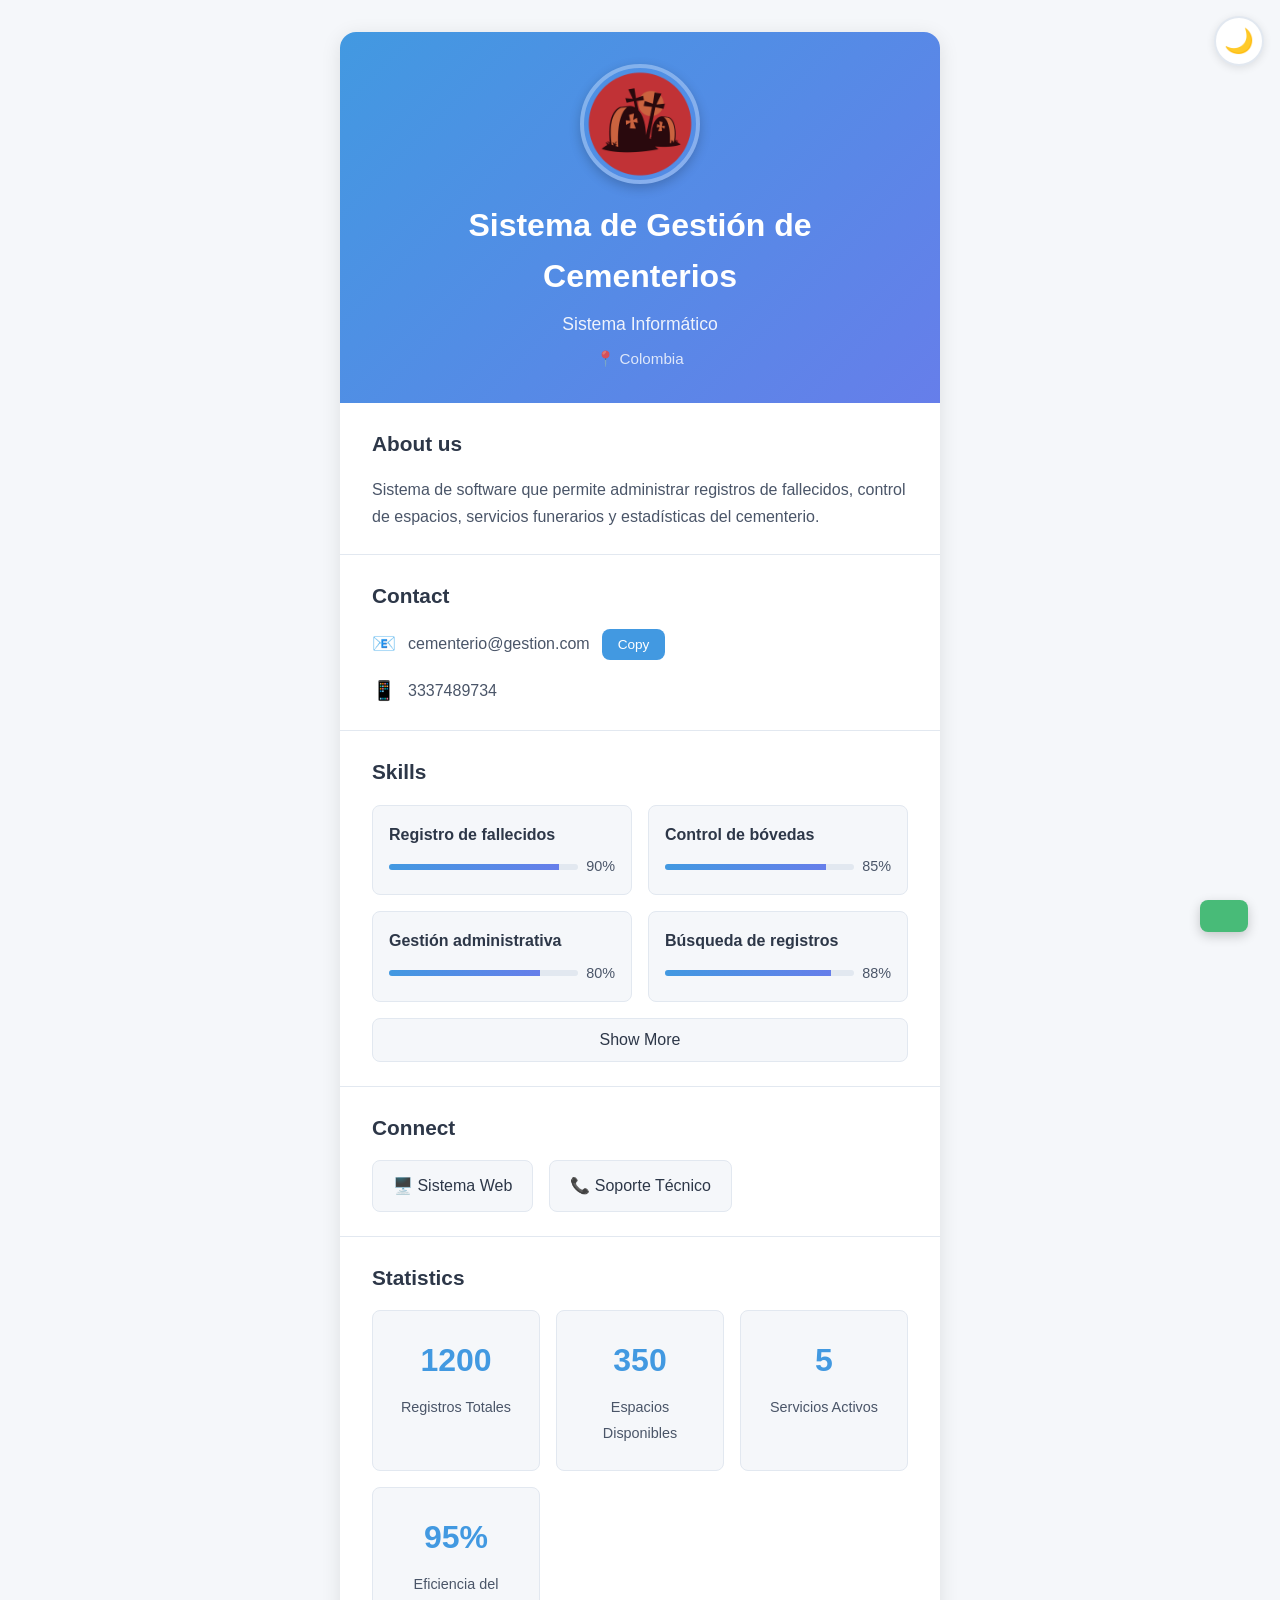
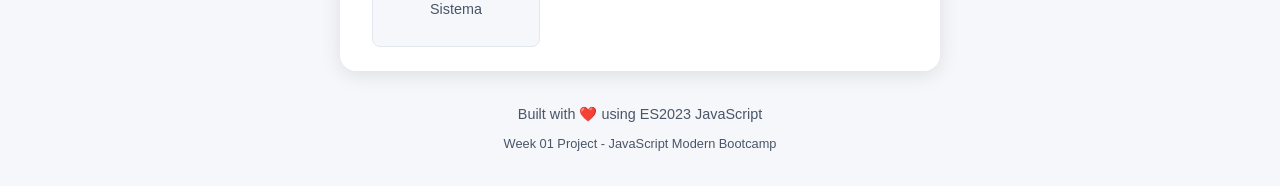
<file: week 1/index.html>
<!DOCTYPE html>
<html lang="en">
<head>
  <meta charset="UTF-8">
  <meta name="viewport" content="width=device-width, initial-scale=1.0">
  <title>Interactive Business Card</title>
  <link rel="stylesheet" href="styles.css">
</head>
<body>
  <div class="container">
    <!-- Theme Toggle Button -->
    <button id="themeToggle" class="theme-toggle" aria-label="Toggle theme">
      <span class="theme-icon">🌙</span>
    </button>

    <!-- Business Card -->
    <div class="card" id="businessCard">
      <!-- Header Section -->
      <div class="card-header">
        <div class="avatar">
          <img src="https://via.placeholder.com/150" alt="Profile Avatar" id="avatarImg">
        </div>
        <div class="header-info">
          <h1 id="userName">Loading...</h1>
          <p class="title" id="userTitle">Loading...</p>
          <p class="location" id="userLocation">📍 Loading...</p>
        </div>
      </div>

      <!-- Bio Section -->
      <div class="card-section">
        <h2>About us</h2>
        <p id="userBio" class="bio">Loading...</p>
      </div>

      <!-- Contact Section -->
      <div class="card-section">
        <h2>Contact</h2>
        <div class="contact-info">
          <div class="contact-item">
            <span class="icon">📧</span>
            <span id="userEmail">Loading...</span>
            <button id="copyEmailBtn" class="btn btn-small">Copy</button>
          </div>
          <div class="contact-item">
            <span class="icon">📱</span>
            <span id="userPhone">Loading...</span>
          </div>
        </div>
      </div>

      <!-- Skills Section -->
      <div class="card-section">
        <h2>Skills</h2>
        <div id="skillsList" class="skills-list">
          Loading...
        </div>
        <button id="toggleSkills" class="btn btn-secondary">Show More</button>
      </div>

      <!-- Social Media Section -->
      <div class="card-section">
        <h2>Connect</h2>
        <div id="socialLinks" class="social-links">
          Loading...
        </div>
      </div>

      <!-- Statistics Section -->
      <div class="card-section">
        <h2>Statistics</h2>
        <div id="stats" class="stats-grid">
          Loading...
        </div>
      </div>
    </div>

    <!-- Footer -->
    <footer class="footer">
      <p>Built with ❤️ using ES2023 JavaScript</p>
      <p class="small">Week 01 Project - JavaScript Modern Bootcamp</p>
    </footer>
  </div>

  <!-- Toast Notification -->
  <div id="toast" class="toast">
    <span id="toastMessage"></span>
  </div>

  <script src="starter/script.js"></script>
</body>
</html>
</file>
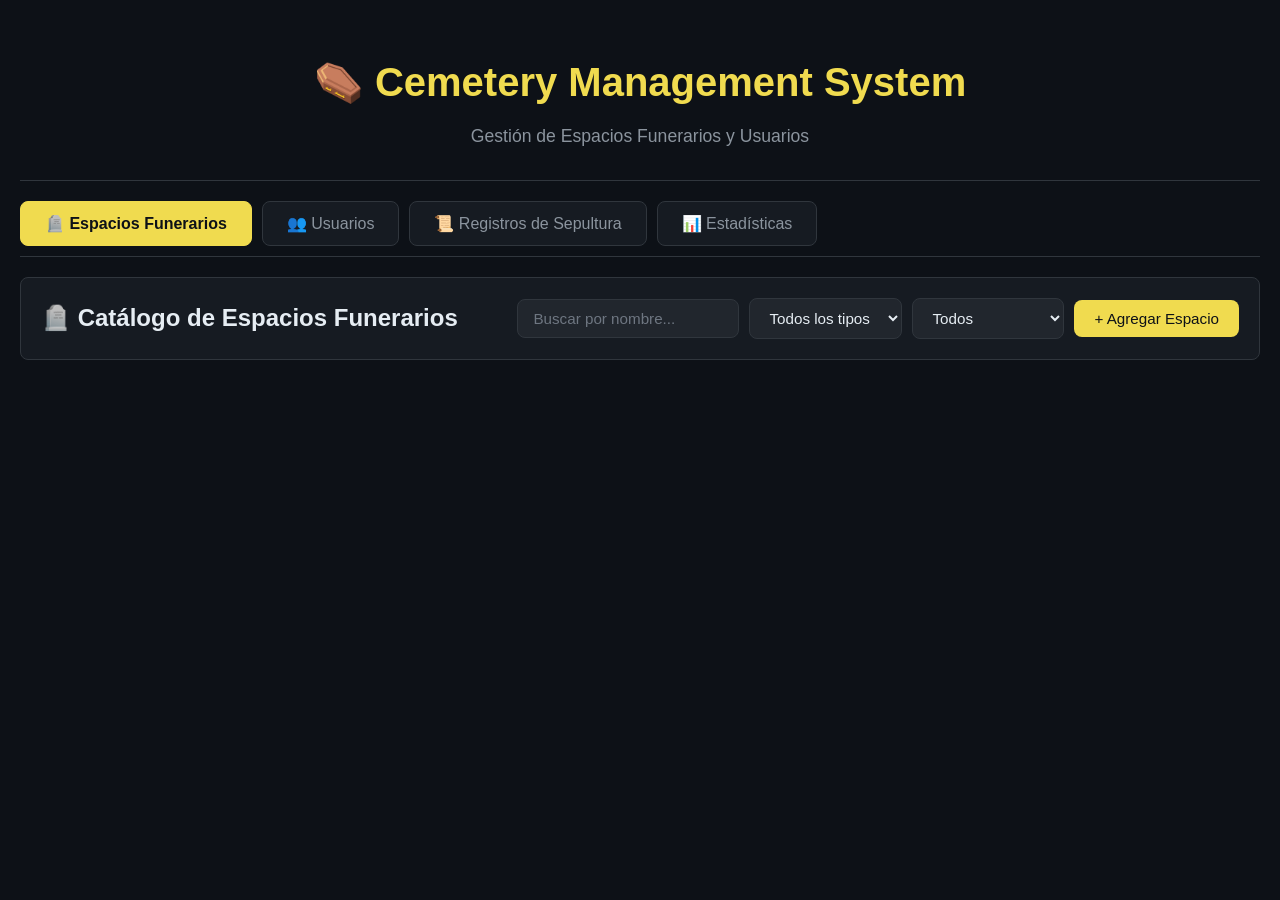
<file: week 3/index.html>
<!DOCTYPE html>
<html lang="es">
  <head>
    <meta charset="UTF-8" />
    <meta name="viewport" content="width=device-width, initial-scale=1.0" />
    <title>⚰️ Sistema de Gestión de Cementerios</title>
    <link rel="stylesheet" href="styles.css" />
  </head>
  <body>
    <div class="app-container">

      <!-- Header -->
      <header class="header">
        <h1>⚰️ Cemetery Management System</h1>
        <p class="subtitle">Gestión de Espacios Funerarios y Usuarios</p>
      </header>

      <!-- Navigation Tabs -->
      <nav class="tabs">
        <button class="tab-btn active" data-tab="catalog">
          🪦 Espacios Funerarios
        </button>
        <button class="tab-btn" data-tab="users">
          👥 Usuarios
        </button>
        <button class="tab-btn" data-tab="transactions">
          📜 Registros de Sepultura
        </button>
        <button class="tab-btn" data-tab="stats">
          📊 Estadísticas
        </button>
      </nav>

      <!-- Tab Content -->
      <main class="tab-content">

        <!-- ===================== CATALOG ===================== -->
        <section id="catalog" class="tab-panel active">
          <div class="panel-header">
            <h2>🪦 Catálogo de Espacios Funerarios</h2>
            <div class="actions">
              <input
                type="text"
                id="search-input"
                placeholder="Buscar por nombre..."
              />

              <select id="filter-type">
                <option value="all">Todos los tipos</option>
                <option value="Grave">Tumbas</option>
                <option value="Mausoleum">Mausoleos</option>
                <option value="Columbarium">Columbarios</option>
              </select>

              <select id="filter-status">
                <option value="all">Todos</option>
                <option value="active">Disponibles</option>
                <option value="inactive">No disponibles</option>
              </select>

              <button id="add-item-btn" class="btn btn-primary">
                + Agregar Espacio
              </button>
            </div>
          </div>

          <div id="item-list" class="items-grid"></div>

          <div id="empty-state" class="empty-state" style="display: none;">
            <p>📭 No hay espacios registrados</p>
            <p class="hint">Agrega el primer espacio funerario</p>
          </div>
        </section>

        <!-- ===================== USERS ===================== -->
        <section id="users" class="tab-panel">
          <div class="panel-header">
            <h2>👥 Usuarios del Cementerio</h2>
            <div class="actions">
              <input
                type="text"
                id="search-users"
                placeholder="Buscar usuario..."
              />

              <select id="filter-role">
                <option value="all">Todos los roles</option>
                <option value="Administrator">Administradores</option>
                <option value="Visitor">Visitantes</option>
              </select>

              <button id="add-user-btn" class="btn btn-primary">
                + Agregar Usuario
              </button>
            </div>
          </div>

          <div id="user-list" class="users-grid"></div>
        </section>

        <!-- ===================== TRANSACTIONS ===================== -->
        <section id="transactions" class="tab-panel">
          <div class="panel-header">
            <h2>📜 Historial de Registros de Sepultura</h2>
          </div>
          <div id="transaction-list" class="transactions-list"></div>
        </section>

        <!-- ===================== STATS ===================== -->
        <section id="stats" class="tab-panel">
          <div class="panel-header">
            <h2>📊 Estadísticas del Sistema</h2>
          </div>

          <div id="stats-container" class="stats-grid">
            <div class="stat-card">
              <span class="stat-value" id="stat-total">0</span>
              <span class="stat-label">Total Espacios</span>
            </div>
            <div class="stat-card">
              <span class="stat-value" id="stat-active">0</span>
              <span class="stat-label">Disponibles</span>
            </div>
            <div class="stat-card">
              <span class="stat-value" id="stat-inactive">0</span>
              <span class="stat-label">No Disponibles</span>
            </div>
            <div class="stat-card">
              <span class="stat-value" id="stat-users">0</span>
              <span class="stat-label">Usuarios</span>
            </div>
          </div>

          <div id="stats-details" class="stats-details"></div>
        </section>

      </main>

      <!-- ===================== MODAL ITEM ===================== -->
      <div id="item-modal" class="modal" style="display: none;">
        <div class="modal-content">
          <div class="modal-header">
            <h3 id="modal-title">Agregar Espacio Funerario</h3>
            <button class="close-btn" id="close-modal">&times;</button>
          </div>

          <form id="item-form" class="modal-form">
            <div class="form-group">
              <label for="item-type">Tipo de Espacio</label>
              <select id="item-type" required>
                <option value="">Selecciona un tipo</option>
                <option value="Grave">Tumba</option>
                <option value="Mausoleum">Mausoleo</option>
                <option value="Columbarium">Columbario</option>
              </select>
            </div>

            <div class="form-group">
              <label for="item-name">Nombre *</label>
              <input type="text" id="item-name" required />
            </div>

            <div class="form-group">
              <label for="item-location">Ubicación *</label>
              <input type="text" id="item-location" required />
            </div>

            <!-- Campos dinámicos -->
            <div id="dynamic-fields"></div>

            <div class="form-actions">
              <button type="submit" class="btn btn-primary">Guardar</button>
              <button type="button" class="btn btn-secondary" id="cancel-btn">
                Cancelar
              </button>
            </div>
          </form>
        </div>
      </div>

      <!-- ===================== MODAL USER ===================== -->
      <div id="user-modal" class="modal" style="display: none;">
        <div class="modal-content">
          <div class="modal-header">
            <h3>Agregar Usuario</h3>
            <button class="close-btn" id="close-user-modal">&times;</button>
          </div>

          <form id="user-form" class="modal-form">
            <div class="form-group">
              <label for="user-role">Rol</label>
              <select id="user-role" required>
                <option value="">Selecciona un rol</option>
                <option value="Administrator">Administrador</option>
                <option value="Visitor">Visitante</option>
              </select>
            </div>

            <div class="form-group">
              <label for="user-name">Nombre *</label>
              <input type="text" id="user-name" required />
            </div>

            <div class="form-group">
              <label for="user-email">Email *</label>
              <input type="email" id="user-email" required />
            </div>

            <div class="form-actions">
              <button type="submit" class="btn btn-primary">Guardar</button>
              <button type="button" class="btn btn-secondary" id="cancel-user-btn">
                Cancelar
              </button>
            </div>
          </form>
        </div>
      </div>

    </div>

    <script src="starter/script.js"></script>
  </body>
</html>
</file>
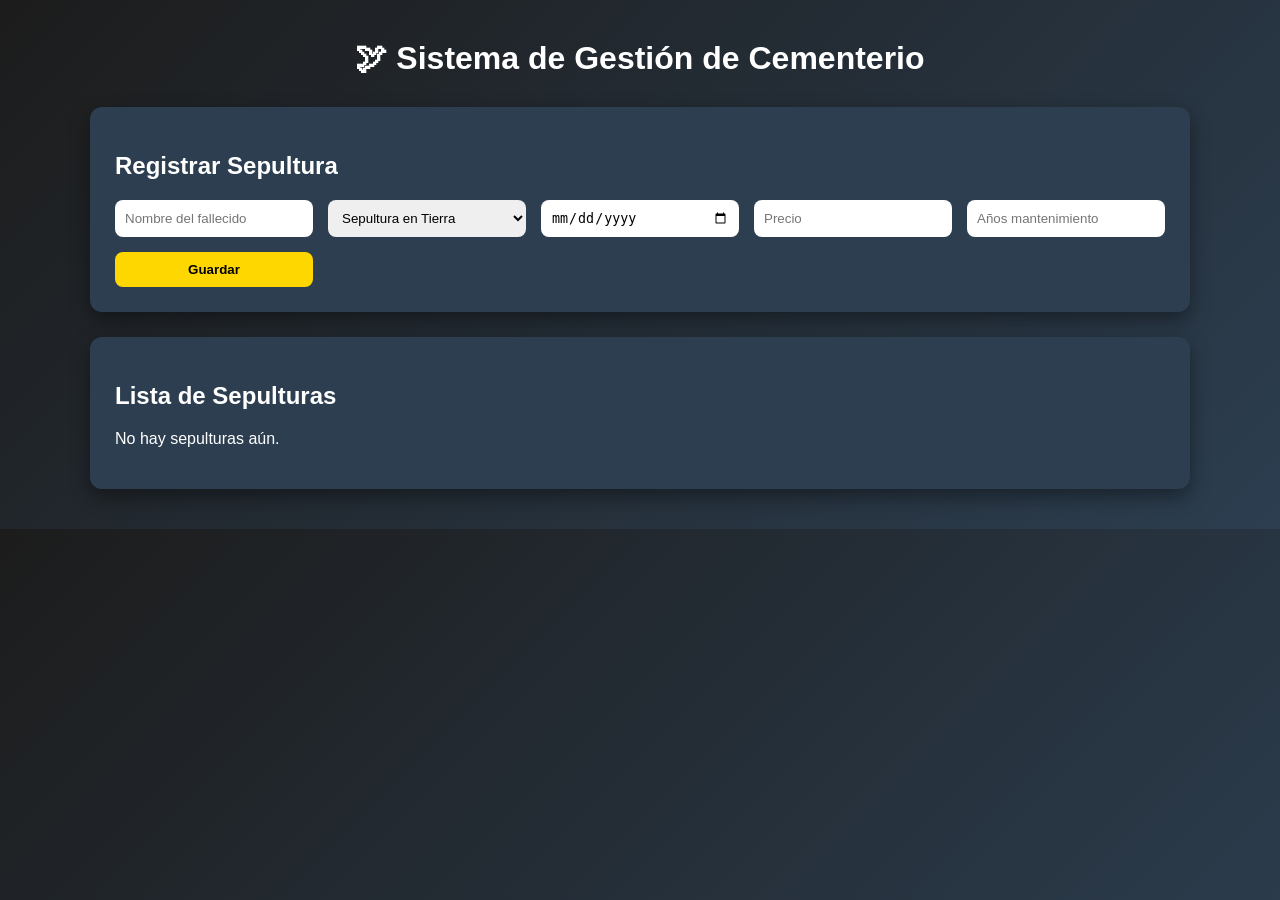
<file: week 4/index.html>
<!DOCTYPE html>
<html lang="es">
<head>
  <meta charset="UTF-8">
  <title>Sistema de Gestión de Cementerio</title>
  <link rel="stylesheet" href="styles.css">
</head>
<body>

  <div class="container">

    <h1>🕊 Sistema de Gestión de Cementerio</h1>

    <div class="card">
      <h2>Registrar Sepultura</h2>

      <form id="plot-form">
        <input type="text" id="name" placeholder="Nombre del fallecido" required>
        <select id="type" required></select>
        <input type="date" id="date" required>
        <input type="number" id="price" placeholder="Precio" required>
        <input type="number" id="years" placeholder="Años mantenimiento" required>
        <button type="submit">Guardar</button>
      </form>
    </div>

    <div class="card">
      <h2>Lista de Sepulturas</h2>
      <div id="plots-list"></div>
    </div>

  </div>

  <script type="module" src="./starter/main.js"></script>
</body>
</html>
</file>
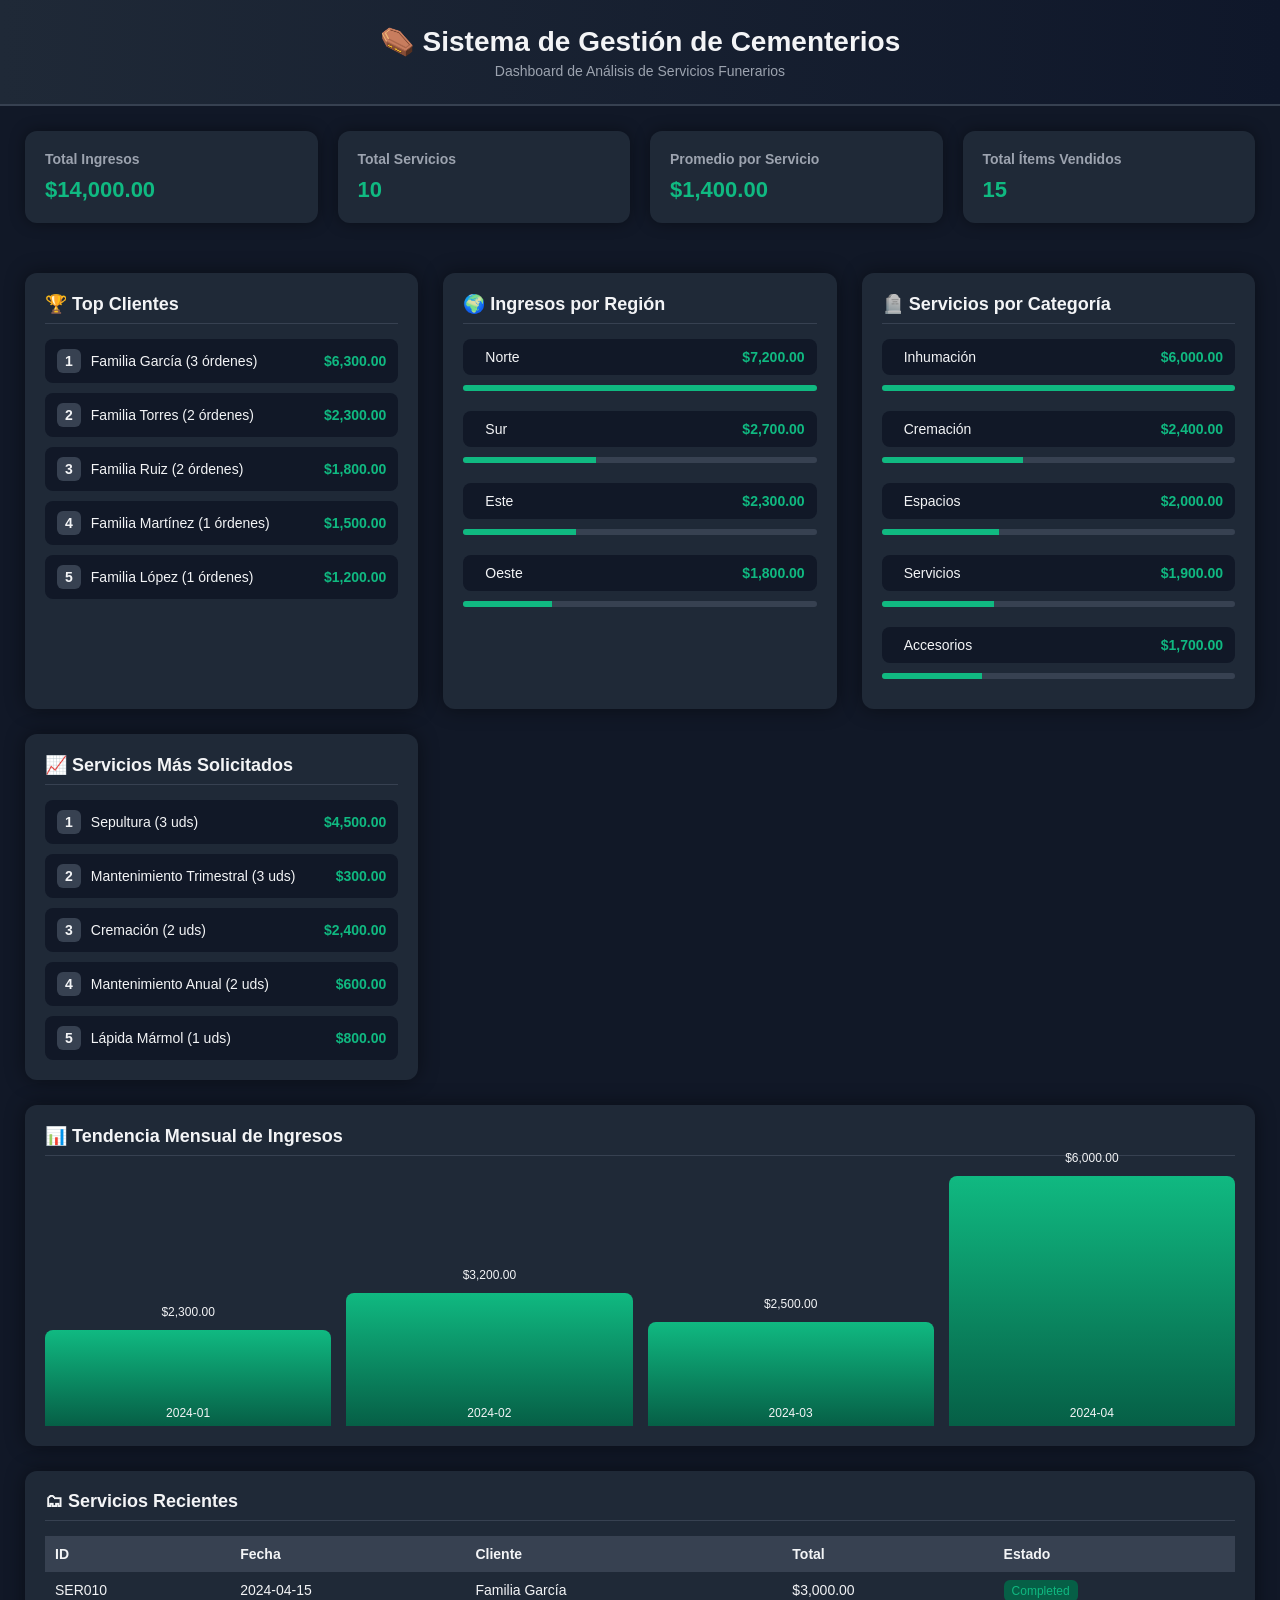
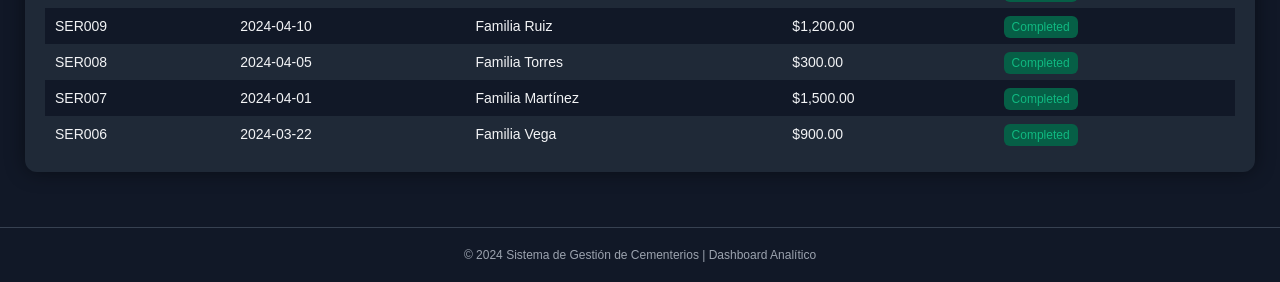
<file: week 5/index.html>
<!DOCTYPE html>
<html lang="es">
<head>
  <meta charset="UTF-8" />
  <meta name="viewport" content="width=device-width, initial-scale=1.0" />
  <title>Dashboard - Sistema de Gestión de Cementerios</title>
  <link rel="stylesheet" href="styles.css" />
</head>
<body>

  <header class="header">
    <h1>⚰️ Sistema de Gestión de Cementerios</h1>
    <p>Dashboard de Análisis de Servicios Funerarios</p>
  </header>

  <!-- ========================= -->
  <!-- ESTADÍSTICAS GENERALES -->
  <!-- ========================= -->
  <section class="stats-section">
    <div class="stat-card">
      <h3>Total Ingresos</h3>
      <p id="total-sales">$0</p>
    </div>

    <div class="stat-card">
      <h3>Total Servicios</h3>
      <p id="total-orders">0</p>
    </div>

    <div class="stat-card">
      <h3>Promedio por Servicio</h3>
      <p id="avg-order">$0</p>
    </div>

    <div class="stat-card">
      <h3>Total Ítems Vendidos</h3>
      <p id="total-items">0</p>
    </div>
  </section>

  <!-- ========================= -->
  <!-- GRID PRINCIPAL -->
  <!-- ========================= -->
  <section class="dashboard-grid">

    <!-- Top Clientes -->
    <div class="card">
      <h2>🏆 Top Clientes</h2>
      <div id="top-customers" class="list-container">
        <p class="loading">Cargando...</p>
      </div>
    </div>

    <!-- Ingresos por Región -->
    <div class="card">
      <h2>🌍 Ingresos por Región</h2>
      <div id="sales-by-region" class="list-container">
        <p class="loading">Cargando...</p>
      </div>
    </div>

    <!-- Ingresos por Categoría -->
    <div class="card">
      <h2>🪦 Servicios por Categoría</h2>
      <div id="sales-by-category" class="list-container">
        <p class="loading">Cargando...</p>
      </div>
    </div>

    <!-- Servicios Más Solicitados -->
    <div class="card">
      <h2>📈 Servicios Más Solicitados</h2>
      <div id="top-products" class="list-container">
        <p class="loading">Cargando...</p>
      </div>
    </div>

    <!-- Tendencia Mensual -->
    <div class="card full-width">
      <h2>📊 Tendencia Mensual de Ingresos</h2>
      <div id="monthly-trend" class="trend-container">
        <p class="loading">Cargando...</p>
      </div>
    </div>

    <!-- Servicios Recientes -->
    <div class="card full-width">
      <h2>🗂 Servicios Recientes</h2>
      <div id="recent-orders">
        <p class="loading">Cargando...</p>
      </div>
    </div>

  </section>

  <!-- ========================= -->
  <!-- FOOTER -->
  <!-- ========================= -->
  <footer class="footer">
    <p>© 2024 Sistema de Gestión de Cementerios | Dashboard Analítico</p>
  </footer>

<script src="starter/script.js"></script>
</body>
</html>
</file>
<file: week 1/styles.css>
/* ============================================
   CSS Variables for Theming
   ============================================ */
:root {
  --bg-primary: #f5f7fa;
  --bg-secondary: #ffffff;
  --text-primary: #2d3748;
  --text-secondary: #4a5568;
  --accent: #4299e1;
  --accent-hover: #3182ce;
  --border: #e2e8f0;
  --shadow: rgba(0, 0, 0, 0.1);
  --success: #48bb78;
  --transition: 0.3s ease;
}

[data-theme="dark"] {
  --bg-primary: #1a202c;
  --bg-secondary: #2d3748;
  --text-primary: #f7fafc;
  --text-secondary: #e2e8f0;
  --border: #4a5568;
  --shadow: rgba(0, 0, 0, 0.3);
}

/* ============================================
   Reset & Base Styles
   ============================================ */
* {
  margin: 0;
  padding: 0;
  box-sizing: border-box;
}

body {
  font-family: -apple-system, BlinkMacSystemFont, 'Segoe UI', Roboto, Oxygen, Ubuntu, Cantarell, sans-serif;
  background: var(--bg-primary);
  color: var(--text-primary);
  line-height: 1.6;
  transition: background var(--transition), color var(--transition);
}

/* ============================================
   Container & Layout
   ============================================ */
.container {
  max-width: 800px;
  margin: 0 auto;
  padding: 2rem 1rem;
  min-height: 100vh;
  display: flex;
  flex-direction: column;
  align-items: center;
}

/* ============================================
   Theme Toggle Button
   ============================================ */
.theme-toggle {
  position: fixed;
  top: 1rem;
  right: 1rem;
  background: var(--bg-secondary);
  border: 2px solid var(--border);
  border-radius: 50%;
  width: 50px;
  height: 50px;
  cursor: pointer;
  font-size: 1.5rem;
  display: flex;
  align-items: center;
  justify-content: center;
  box-shadow: 0 2px 8px var(--shadow);
  transition: all var(--transition);
  z-index: 1000;
}

.theme-toggle:hover {
  transform: scale(1.1);
  box-shadow: 0 4px 12px var(--shadow);
}

.theme-icon {
  transition: transform var(--transition);
}

.theme-toggle:hover .theme-icon {
  transform: rotate(20deg);
}

/* ============================================
   Business Card
   ============================================ */
.card {
  background: var(--bg-secondary);
  border-radius: 16px;
  box-shadow: 0 4px 20px var(--shadow);
  overflow: hidden;
  width: 100%;
  max-width: 600px;
  transition: all var(--transition);
}

.card:hover {
  box-shadow: 0 8px 30px var(--shadow);
}

/* ============================================
   Card Header
   ============================================ */
.card-header {
  background: linear-gradient(135deg, var(--accent) 0%, #667eea 100%);
  padding: 2rem;
  text-align: center;
  color: white;
}

.avatar {
  width: 120px;
  height: 120px;
  margin: 0 auto 1rem;
  border-radius: 50%;
  overflow: hidden;
  border: 4px solid rgba(255, 255, 255, 0.3);
  box-shadow: 0 4px 12px rgba(0, 0, 0, 0.2);
}

.avatar img {
  width: 100%;
  height: 100%;
  object-fit: cover;
}

.header-info h1 {
  font-size: 2rem;
  margin-bottom: 0.5rem;
  font-weight: 700;
}

.title {
  font-size: 1.1rem;
  opacity: 0.9;
  margin-bottom: 0.5rem;
}

.location {
  font-size: 0.95rem;
  opacity: 0.8;
}

/* ============================================
   Card Sections
   ============================================ */
.card-section {
  padding: 1.5rem 2rem;
  border-bottom: 1px solid var(--border);
}

.card-section:last-child {
  border-bottom: none;
}

.card-section h2 {
  font-size: 1.3rem;
  margin-bottom: 1rem;
  color: var(--text-primary);
}

.bio {
  color: var(--text-secondary);
  line-height: 1.7;
}

/* ============================================
   Contact Section
   ============================================ */
.contact-info {
  display: flex;
  flex-direction: column;
  gap: 1rem;
}

.contact-item {
  display: flex;
  align-items: center;
  gap: 0.75rem;
  color: var(--text-secondary);
}

.icon {
  font-size: 1.2rem;
}

/* ============================================
   Skills Section
   ============================================ */
.skills-list {
  display: grid;
  grid-template-columns: repeat(auto-fill, minmax(200px, 1fr));
  gap: 1rem;
  margin-bottom: 1rem;
}

.skill-item {
  background: var(--bg-primary);
  padding: 1rem;
  border-radius: 8px;
  border: 1px solid var(--border);
  transition: all var(--transition);
}

.skill-item:hover {
  transform: translateY(-2px);
  box-shadow: 0 4px 12px var(--shadow);
  border-color: var(--accent);
}

.skill-name {
  font-weight: 600;
  margin-bottom: 0.5rem;
  color: var(--text-primary);
}

.skill-level {
  display: flex;
  align-items: center;
  gap: 0.5rem;
  font-size: 0.9rem;
  color: var(--text-secondary);
}

.skill-bar {
  flex: 1;
  height: 6px;
  background: var(--border);
  border-radius: 3px;
  overflow: hidden;
}

.skill-bar-fill {
  height: 100%;
  background: linear-gradient(90deg, var(--accent), #667eea);
  transition: width 0.5s ease;
}

.skill-item.hidden {
  display: none;
}

/* ============================================
   Social Links
   ============================================ */
.social-links {
  display: flex;
  gap: 1rem;
  flex-wrap: wrap;
}

.social-link {
  display: inline-flex;
  align-items: center;
  gap: 0.5rem;
  padding: 0.75rem 1.25rem;
  background: var(--bg-primary);
  border: 1px solid var(--border);
  border-radius: 8px;
  text-decoration: none;
  color: var(--text-primary);
  transition: all var(--transition);
  font-weight: 500;
}

.social-link:hover {
  background: var(--accent);
  color: white;
  transform: translateY(-2px);
  box-shadow: 0 4px 12px var(--shadow);
}

/* ============================================
   Statistics
   ============================================ */
.stats-grid {
  display: grid;
  grid-template-columns: repeat(auto-fit, minmax(150px, 1fr));
  gap: 1rem;
}

.stat-item {
  background: var(--bg-primary);
  padding: 1.5rem;
  border-radius: 8px;
  text-align: center;
  border: 1px solid var(--border);
}

.stat-value {
  font-size: 2rem;
  font-weight: 700;
  color: var(--accent);
  display: block;
  margin-bottom: 0.5rem;
}

.stat-label {
  font-size: 0.9rem;
  color: var(--text-secondary);
}

/* ============================================
   Buttons
   ============================================ */
.btn {
  padding: 0.75rem 1.5rem;
  background: var(--accent);
  color: white;
  border: none;
  border-radius: 8px;
  cursor: pointer;
  font-size: 1rem;
  font-weight: 500;
  transition: all var(--transition);
  width: 100%;
}

.btn:hover {
  background: var(--accent-hover);
  transform: translateY(-2px);
  box-shadow: 0 4px 12px var(--shadow);
}

.btn-small {
  padding: 0.5rem 1rem;
  font-size: 0.85rem;
  width: auto;
}

.btn-secondary {
  background: var(--bg-primary);
  color: var(--text-primary);
  border: 1px solid var(--border);
}

.btn-secondary:hover {
  background: var(--border);
}

/* ============================================
   Toast Notification
   ============================================ */
.toast {
  position: fixed;
  bottom: 2rem;
  right: 2rem;
  background: var(--success);
  color: white;
  padding: 1rem 1.5rem;
  border-radius: 8px;
  box-shadow: 0 4px 12px rgba(0, 0, 0, 0.2);
  transform: translateY(200%);
  transition: transform var(--transition);
  z-index: 2000;
}

.toast.show {
  transform: translateY(0);
}

/* ============================================
   Footer
   ============================================ */
.footer {
  margin-top: 2rem;
  text-align: center;
  color: var(--text-secondary);
  font-size: 0.9rem;
}

.small {
  font-size: 0.8rem;
  margin-top: 0.5rem;
}

/* ============================================
   Responsive Design
   ============================================ */
@media (max-width: 640px) {
  .container {
    padding: 1rem;
  }

  .card-header {
    padding: 1.5rem;
  }

  .header-info h1 {
    font-size: 1.5rem;
  }

  .card-section {
    padding: 1rem 1.5rem;
  }

  .skills-list {
    grid-template-columns: 1fr;
  }

  .stats-grid {
    grid-template-columns: 1fr 1fr;
  }

  .theme-toggle {
    top: 0.5rem;
    right: 0.5rem;
  }
}
</file>
<file: week 3/styles.css>
/* Variables CSS */
:root {
  --bg-primary: #0d1117;
  --bg-secondary: #161b22;
  --bg-tertiary: #21262d;
  --text-primary: #e6edf3;
  --text-secondary: #8b949e;
  --text-muted: #6e7681;
  --accent-yellow: #f0db4f;
  --accent-green: #3fb950;
  --accent-red: #f85149;
  --accent-blue: #58a6ff;
  --accent-orange: #d29922;
  --border-color: #30363d;
  --shadow: 0 4px 6px rgba(0, 0, 0, 0.3);
  --radius: 8px;
  --transition: all 0.2s ease;
}

/* Reset */
* {
  margin: 0;
  padding: 0;
  box-sizing: border-box;
}

body {
  font-family: -apple-system, BlinkMacSystemFont, 'Segoe UI', Roboto, Oxygen,
    Ubuntu, sans-serif;
  background-color: var(--bg-primary);
  color: var(--text-primary);
  line-height: 1.6;
  min-height: 100vh;
}

/* App Container */
.app-container {
  max-width: 1400px;
  margin: 0 auto;
  padding: 20px;
}

/* Header */
.header {
  text-align: center;
  padding: 30px 0;
  border-bottom: 1px solid var(--border-color);
  margin-bottom: 20px;
}

.header h1 {
  font-size: 2.5rem;
  color: var(--accent-yellow);
  margin-bottom: 8px;
}

.subtitle {
  color: var(--text-secondary);
  font-size: 1.1rem;
}

/* Navigation Tabs */
.tabs {
  display: flex;
  gap: 10px;
  margin-bottom: 20px;
  border-bottom: 1px solid var(--border-color);
  padding-bottom: 10px;
}

.tab-btn {
  padding: 12px 24px;
  background: var(--bg-secondary);
  border: 1px solid var(--border-color);
  border-radius: var(--radius);
  color: var(--text-secondary);
  font-size: 1rem;
  cursor: pointer;
  transition: var(--transition);
}

.tab-btn:hover {
  background: var(--bg-tertiary);
  color: var(--text-primary);
}

.tab-btn.active {
  background: var(--accent-yellow);
  color: var(--bg-primary);
  border-color: var(--accent-yellow);
  font-weight: 600;
}

/* Tab Content */
.tab-panel {
  display: none;
}

.tab-panel.active {
  display: block;
}

/* Panel Header */
.panel-header {
  display: flex;
  justify-content: space-between;
  align-items: center;
  flex-wrap: wrap;
  gap: 15px;
  margin-bottom: 20px;
  padding: 20px;
  background: var(--bg-secondary);
  border-radius: var(--radius);
  border: 1px solid var(--border-color);
}

.panel-header h2 {
  color: var(--text-primary);
  font-size: 1.5rem;
}

.actions {
  display: flex;
  gap: 10px;
  flex-wrap: wrap;
  align-items: center;
}

/* Inputs and Selects */
input[type='text'],
input[type='email'],
input[type='number'],
input[type='date'],
select,
textarea {
  padding: 10px 15px;
  background: var(--bg-tertiary);
  border: 1px solid var(--border-color);
  border-radius: var(--radius);
  color: var(--text-primary);
  font-size: 0.95rem;
  transition: var(--transition);
}

input:focus,
select:focus,
textarea:focus {
  outline: none;
  border-color: var(--accent-yellow);
  box-shadow: 0 0 0 2px rgba(240, 219, 79, 0.2);
}

input::placeholder {
  color: var(--text-muted);
}

/* Buttons */
.btn {
  padding: 10px 20px;
  border: none;
  border-radius: var(--radius);
  font-size: 0.95rem;
  font-weight: 500;
  cursor: pointer;
  transition: var(--transition);
  display: inline-flex;
  align-items: center;
  gap: 5px;
}

.btn-primary {
  background: var(--accent-yellow);
  color: var(--bg-primary);
}

.btn-primary:hover {
  background: #d4c144;
  transform: translateY(-1px);
}

.btn-secondary {
  background: var(--bg-tertiary);
  color: var(--text-primary);
  border: 1px solid var(--border-color);
}

.btn-secondary:hover {
  background: var(--border-color);
}

.btn-success {
  background: var(--accent-green);
  color: var(--bg-primary);
}

.btn-success:hover {
  background: #2ea043;
}

.btn-danger {
  background: var(--accent-red);
  color: white;
}

.btn-danger:hover {
  background: #da3633;
}

.btn-warning {
  background: var(--accent-orange);
  color: var(--bg-primary);
}

.btn-warning:hover {
  background: #bb8009;
}

.btn-small {
  padding: 6px 12px;
  font-size: 0.85rem;
}

/* Items Grid */
.items-grid {
  display: grid;
  grid-template-columns: repeat(auto-fill, minmax(300px, 1fr));
  gap: 20px;
}

/* Item Card */
.item-card {
  background: var(--bg-secondary);
  border: 1px solid var(--border-color);
  border-radius: var(--radius);
  padding: 20px;
  transition: var(--transition);
}

.item-card:hover {
  border-color: var(--accent-yellow);
  transform: translateY(-2px);
  box-shadow: var(--shadow);
}

.item-card-header {
  display: flex;
  justify-content: space-between;
  align-items: flex-start;
  margin-bottom: 12px;
}

.item-type {
  font-size: 0.75rem;
  padding: 4px 10px;
  border-radius: 20px;
  font-weight: 600;
  text-transform: uppercase;
}

.item-type.book {
  background: rgba(88, 166, 255, 0.2);
  color: var(--accent-blue);
}

.item-type.magazine {
  background: rgba(210, 153, 34, 0.2);
  color: var(--accent-orange);
}

.item-type.dvd {
  background: rgba(248, 81, 73, 0.2);
  color: var(--accent-red);
}

.item-type.audiobook {
  background: rgba(63, 185, 80, 0.2);
  color: var(--accent-green);
}

.availability-badge {
  font-size: 0.75rem;
  padding: 4px 10px;
  border-radius: 20px;
  font-weight: 600;
}

.availability-badge.available {
  background: rgba(63, 185, 80, 0.2);
  color: var(--accent-green);
}

.availability-badge.borrowed {
  background: rgba(248, 81, 73, 0.2);
  color: var(--accent-red);
}

.item-title {
  font-size: 1.2rem;
  font-weight: 600;
  margin-bottom: 8px;
  color: var(--text-primary);
}

.item-author {
  color: var(--text-secondary);
  margin-bottom: 12px;
}

.item-details {
  font-size: 0.9rem;
  color: var(--text-muted);
  margin-bottom: 15px;
}

.item-details p {
  margin-bottom: 4px;
}

.item-actions {
  display: flex;
  gap: 10px;
}

/* Members Grid */
.members-grid {
  display: grid;
  grid-template-columns: repeat(auto-fill, minmax(280px, 1fr));
  gap: 20px;
}

.member-card {
  background: var(--bg-secondary);
  border: 1px solid var(--border-color);
  border-radius: var(--radius);
  padding: 20px;
  transition: var(--transition);
}

.member-card:hover {
  border-color: var(--accent-blue);
}

.member-avatar {
  width: 60px;
  height: 60px;
  background: var(--accent-yellow);
  border-radius: 50%;
  display: flex;
  align-items: center;
  justify-content: center;
  font-size: 1.5rem;
  font-weight: bold;
  color: var(--bg-primary);
  margin-bottom: 15px;
}

.member-name {
  font-size: 1.1rem;
  font-weight: 600;
  margin-bottom: 5px;
}

.member-email {
  color: var(--text-secondary);
  font-size: 0.9rem;
  margin-bottom: 10px;
}

.member-stats {
  display: flex;
  gap: 15px;
  margin-bottom: 15px;
}

.member-stat {
  text-align: center;
}

.member-stat-value {
  font-size: 1.2rem;
  font-weight: 600;
  color: var(--accent-yellow);
}

.member-stat-label {
  font-size: 0.75rem;
  color: var(--text-muted);
  text-transform: uppercase;
}

.membership-badge {
  display: inline-block;
  padding: 4px 12px;
  border-radius: 20px;
  font-size: 0.75rem;
  font-weight: 600;
  text-transform: uppercase;
}

.membership-badge.standard {
  background: rgba(139, 148, 158, 0.2);
  color: var(--text-secondary);
}

.membership-badge.premium {
  background: rgba(240, 219, 79, 0.2);
  color: var(--accent-yellow);
}

.membership-badge.student {
  background: rgba(63, 185, 80, 0.2);
  color: var(--accent-green);
}

/* Loans Container */
.loans-container {
  display: grid;
  grid-template-columns: 1fr 1fr;
  gap: 20px;
}

@media (max-width: 900px) {
  .loans-container {
    grid-template-columns: 1fr;
  }
}

.loans-section {
  background: var(--bg-secondary);
  border: 1px solid var(--border-color);
  border-radius: var(--radius);
  padding: 20px;
}

.loans-section h3 {
  margin-bottom: 15px;
  color: var(--text-primary);
  padding-bottom: 10px;
  border-bottom: 1px solid var(--border-color);
}

.loans-list {
  display: flex;
  flex-direction: column;
  gap: 10px;
  max-height: 500px;
  overflow-y: auto;
}

.loan-card {
  background: var(--bg-tertiary);
  border: 1px solid var(--border-color);
  border-radius: var(--radius);
  padding: 15px;
}

.loan-card.overdue {
  border-color: var(--accent-red);
  background: rgba(248, 81, 73, 0.1);
}

.loan-header {
  display: flex;
  justify-content: space-between;
  align-items: center;
  margin-bottom: 10px;
}

.loan-item-title {
  font-weight: 600;
  color: var(--text-primary);
}

.loan-status {
  font-size: 0.75rem;
  padding: 3px 8px;
  border-radius: 10px;
}

.loan-status.active {
  background: rgba(88, 166, 255, 0.2);
  color: var(--accent-blue);
}

.loan-status.overdue {
  background: rgba(248, 81, 73, 0.2);
  color: var(--accent-red);
}

.loan-status.returned {
  background: rgba(63, 185, 80, 0.2);
  color: var(--accent-green);
}

.loan-info {
  font-size: 0.9rem;
  color: var(--text-secondary);
}

.loan-info p {
  margin-bottom: 4px;
}

.loan-actions {
  margin-top: 10px;
  display: flex;
  gap: 10px;
}

/* Stats Grid */
.stats-grid {
  display: grid;
  grid-template-columns: repeat(auto-fit, minmax(180px, 1fr));
  gap: 20px;
  margin-bottom: 30px;
}

.stat-card {
  background: var(--bg-secondary);
  border: 1px solid var(--border-color);
  border-radius: var(--radius);
  padding: 25px;
  text-align: center;
  transition: var(--transition);
}

.stat-card:hover {
  transform: translateY(-2px);
  border-color: var(--accent-yellow);
}

.stat-card.warning {
  border-color: var(--accent-red);
}

.stat-icon {
  font-size: 2rem;
  margin-bottom: 10px;
}

.stat-value {
  font-size: 2.5rem;
  font-weight: 700;
  color: var(--accent-yellow);
  margin-bottom: 5px;
}

.stat-card.warning .stat-value {
  color: var(--accent-red);
}

.stat-label {
  color: var(--text-secondary);
  font-size: 0.9rem;
  text-transform: uppercase;
  letter-spacing: 0.5px;
}

.stats-breakdown {
  background: var(--bg-secondary);
  border: 1px solid var(--border-color);
  border-radius: var(--radius);
  padding: 20px;
}

.stats-breakdown h3 {
  margin-bottom: 15px;
  color: var(--text-primary);
}

.breakdown-grid {
  display: grid;
  grid-template-columns: repeat(auto-fit, minmax(150px, 1fr));
  gap: 15px;
}

.breakdown-item {
  display: flex;
  justify-content: space-between;
  align-items: center;
  padding: 12px 15px;
  background: var(--bg-tertiary);
  border-radius: var(--radius);
}

.breakdown-type {
  color: var(--text-secondary);
}

.breakdown-count {
  font-weight: 600;
  color: var(--accent-yellow);
}

/* Modals */
.modal {
  display: none;
  position: fixed;
  top: 0;
  left: 0;
  width: 100%;
  height: 100%;
  background: rgba(0, 0, 0, 0.7);
  z-index: 1000;
  align-items: center;
  justify-content: center;
}

.modal.active {
  display: flex;
}

.modal-content {
  background: var(--bg-secondary);
  border: 1px solid var(--border-color);
  border-radius: var(--radius);
  width: 90%;
  max-width: 500px;
  max-height: 90vh;
  overflow-y: auto;
}

.modal-header {
  display: flex;
  justify-content: space-between;
  align-items: center;
  padding: 20px;
  border-bottom: 1px solid var(--border-color);
}

.modal-header h3 {
  color: var(--text-primary);
}

.close-btn {
  background: none;
  border: none;
  color: var(--text-secondary);
  font-size: 1.5rem;
  cursor: pointer;
  transition: var(--transition);
}

.close-btn:hover {
  color: var(--accent-red);
}

/* Forms */
form {
  padding: 20px;
}

.form-group {
  margin-bottom: 20px;
}

.form-group label {
  display: block;
  margin-bottom: 8px;
  color: var(--text-secondary);
  font-weight: 500;
}

.form-group input,
.form-group select,
.form-group textarea {
  width: 100%;
}

.form-actions {
  display: flex;
  justify-content: flex-end;
  gap: 10px;
  margin-top: 25px;
  padding-top: 20px;
  border-top: 1px solid var(--border-color);
}

/* Empty State */
.empty-state {
  text-align: center;
  padding: 60px 20px;
  color: var(--text-muted);
}

.empty-state-icon {
  font-size: 4rem;
  margin-bottom: 15px;
}

.empty-state-text {
  font-size: 1.1rem;
}

/* Scrollbar */
::-webkit-scrollbar {
  width: 8px;
  height: 8px;
}

::-webkit-scrollbar-track {
  background: var(--bg-primary);
}

::-webkit-scrollbar-thumb {
  background: var(--border-color);
  border-radius: 4px;
}

::-webkit-scrollbar-thumb:hover {
  background: var(--text-muted);
}

/* Responsive */
@media (max-width: 768px) {
  .header h1 {
    font-size: 1.8rem;
  }

  .tabs {
    flex-wrap: wrap;
  }

  .tab-btn {
    flex: 1;
    min-width: 120px;
    text-align: center;
  }

  .panel-header {
    flex-direction: column;
    align-items: stretch;
  }

  .actions {
    flex-direction: column;
  }

  .items-grid {
    grid-template-columns: 1fr;
  }
}

/* Animations */
@keyframes fadeIn {
  from {
    opacity: 0;
    transform: translateY(-10px);
  }
  to {
    opacity: 1;
    transform: translateY(0);
  }
}

.item-card,
.member-card,
.loan-card {
  animation: fadeIn 0.3s ease;
}

/* Toast Notifications */
.toast-container {
  position: fixed;
  bottom: 20px;
  right: 20px;
  z-index: 2000;
  display: flex;
  flex-direction: column;
  gap: 10px;
}

.toast {
  padding: 15px 20px;
  border-radius: var(--radius);
  color: white;
  font-weight: 500;
  animation: slideIn 0.3s ease;
  display: flex;
  align-items: center;
  gap: 10px;
}

.toast.success {
  background: var(--accent-green);
}

.toast.error {
  background: var(--accent-red);
}

.toast.warning {
  background: var(--accent-orange);
}

.toast.info {
  background: var(--accent-blue);
}

@keyframes slideIn {
  from {
    transform: translateX(100%);
    opacity: 0;
  }
  to {
    transform: translateX(0);
    opacity: 1;
  }
}
</file>
<file: week 4/styles.css>
body {
  margin: 0;
  font-family: 'Segoe UI', sans-serif;
  background: linear-gradient(135deg, #1c1c1c, #2c3e50);
  color: white;
}

.container {
  width: 90%;
  max-width: 1100px;
  margin: 40px auto;
}

h1 {
  text-align: center;
  margin-bottom: 30px;
}

.card {
  background: #2c3e50;
  padding: 25px;
  border-radius: 12px;
  margin-bottom: 25px;
  box-shadow: 0 8px 20px rgba(0,0,0,0.4);
}

form {
  display: grid;
  grid-template-columns: repeat(auto-fit, minmax(180px, 1fr));
  gap: 15px;
}

input, select {
  padding: 10px;
  border-radius: 8px;
  border: none;
}

button {
  background: gold;
  border: none;
  padding: 10px;
  border-radius: 8px;
  font-weight: bold;
  cursor: pointer;
}

button:hover {
  opacity: 0.85;
}

table {
  width: 100%;
  border-collapse: collapse;
  margin-top: 15px;
}

th, td {
  padding: 10px;
  text-align: center;
}

thead {
  background: #34495e;
}

.empty {
  text-align: center;
  opacity: 0.7;
}
</file>
<file: week 5/styles.css>
/* ==========================================
   RESET BÁSICO
========================================== */

* {
  margin: 0;
  padding: 0;
  box-sizing: border-box;
  font-family: 'Segoe UI', Tahoma, Geneva, Verdana, sans-serif;
}

body {
  background-color: #111827;
  color: #f3f4f6;
  min-height: 100vh;
}

/* ==========================================
   HEADER
========================================== */

.header {
  background: linear-gradient(90deg, #1f2937, #0f172a);
  padding: 25px;
  text-align: center;
  border-bottom: 2px solid #374151;
}

.header h1 {
  font-size: 28px;
  margin-bottom: 5px;
}

.header p {
  color: #9ca3af;
  font-size: 14px;
}

/* ==========================================
   ESTADÍSTICAS GENERALES
========================================== */

.stats-section {
  display: grid;
  grid-template-columns: repeat(auto-fit, minmax(220px, 1fr));
  gap: 20px;
  padding: 25px;
}

.stat-card {
  background-color: #1f2937;
  padding: 20px;
  border-radius: 12px;
  box-shadow: 0 0 15px rgba(0, 0, 0, 0.4);
  transition: transform 0.2s ease;
}

.stat-card:hover {
  transform: translateY(-4px);
}

.stat-card h3 {
  font-size: 14px;
  color: #9ca3af;
  margin-bottom: 10px;
}

.stat-card p {
  font-size: 22px;
  font-weight: bold;
  color: #10b981;
}

/* ==========================================
   GRID PRINCIPAL
========================================== */

.dashboard-grid {
  display: grid;
  grid-template-columns: repeat(auto-fit, minmax(350px, 1fr));
  gap: 25px;
  padding: 25px;
}

.card {
  background-color: #1f2937;
  padding: 20px;
  border-radius: 12px;
  box-shadow: 0 0 20px rgba(0, 0, 0, 0.45);
}

.card h2 {
  margin-bottom: 15px;
  font-size: 18px;
  border-bottom: 1px solid #374151;
  padding-bottom: 8px;
}

.full-width {
  grid-column: 1 / -1;
}

/* ==========================================
   LISTAS
========================================== */

.list-container {
  display: flex;
  flex-direction: column;
  gap: 10px;
}

.list-item {
  display: flex;
  justify-content: space-between;
  align-items: center;
  background-color: #111827;
  padding: 10px 12px;
  border-radius: 8px;
  font-size: 14px;
}

.rank {
  background-color: #374151;
  padding: 4px 8px;
  border-radius: 6px;
  font-weight: bold;
}

.name {
  flex: 1;
  margin-left: 10px;
}

.value {
  font-weight: bold;
  color: #10b981;
}

/* ==========================================
   PROGRESS BARS
========================================== */

.progress-bar {
  height: 6px;
  background-color: #374151;
  border-radius: 4px;
  overflow: hidden;
  margin-bottom: 10px;
}

.fill {
  height: 100%;
  background-color: #10b981;
  transition: width 0.4s ease;
}

/* ==========================================
   TABLA
========================================== */

.data-table {
  width: 100%;
  border-collapse: collapse;
  font-size: 14px;
}

.data-table th,
.data-table td {
  padding: 10px;
  text-align: left;
}

.data-table thead {
  background-color: #374151;
}

.data-table tbody tr:nth-child(even) {
  background-color: #111827;
}

.data-table tbody tr:hover {
  background-color: #1e293b;
}

/* ==========================================
   ESTADOS
========================================== */

.status {
  padding: 4px 8px;
  border-radius: 6px;
  font-size: 12px;
  text-transform: capitalize;
}

.status.completed {
  background-color: #065f46;
  color: #10b981;
}

.status.pending {
  background-color: #78350f;
  color: #f59e0b;
}

.status.cancelled {
  background-color: #7f1d1d;
  color: #ef4444;
}

/* ==========================================
   TENDENCIA MENSUAL
========================================== */

.trend-container {
  display: flex;
  align-items: flex-end;
  gap: 15px;
  height: 250px;
  margin-top: 20px;
}

.trend-bar {
  flex: 1;
  background: linear-gradient(180deg, #10b981, #065f46);
  border-radius: 8px 8px 0 0;
  position: relative;
  display: flex;
  justify-content: center;
  align-items: flex-end;
  transition: transform 0.3s ease;
}

.trend-bar:hover {
  transform: scaleY(1.05);
}

.trend-bar .amount {
  position: absolute;
  top: -25px;
  font-size: 12px;
}

.trend-bar .label {
  font-size: 12px;
  margin-bottom: 6px;
}

/* ==========================================
   FOOTER
========================================== */

.footer {
  text-align: center;
  padding: 20px;
  font-size: 12px;
  color: #9ca3af;
  border-top: 1px solid #374151;
  margin-top: 30px;
}

/* ==========================================
   LOADING
========================================== */

.loading {
  color: #9ca3af;
  font-style: italic;
}
</file>
